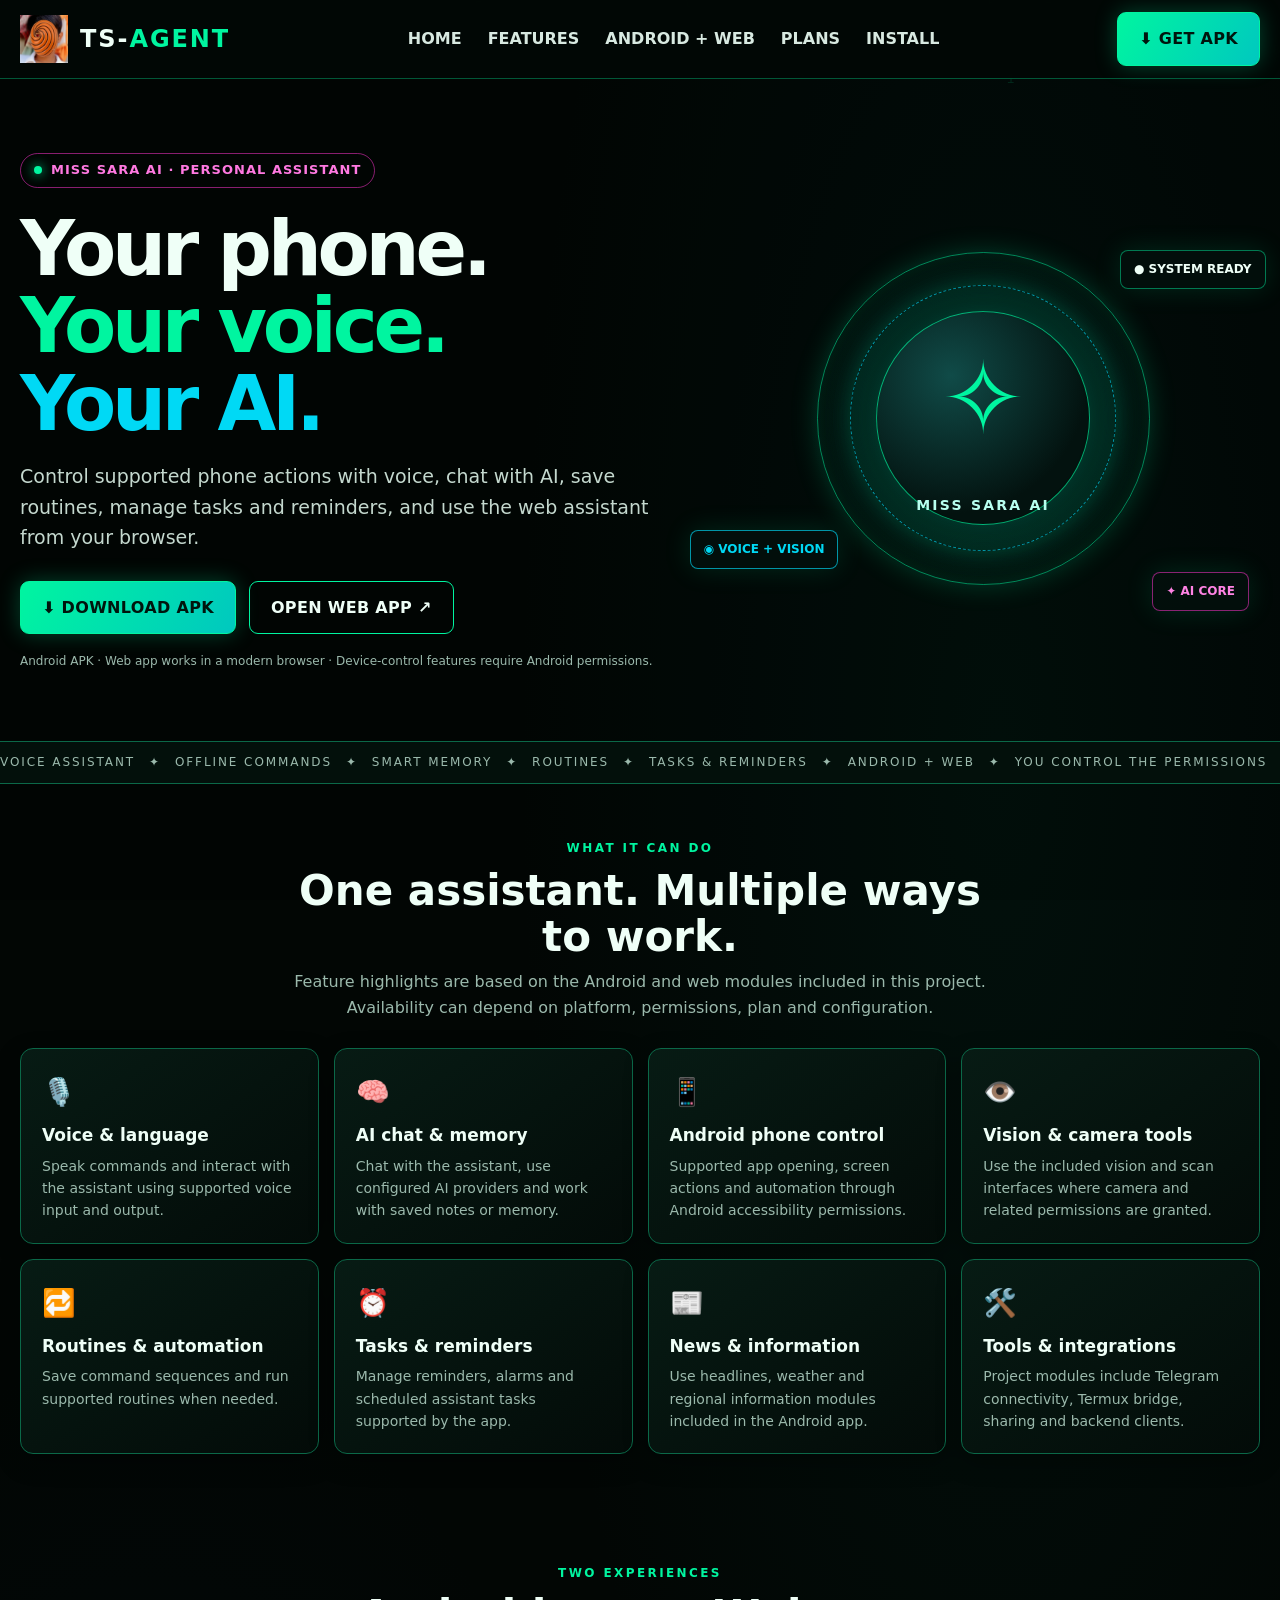
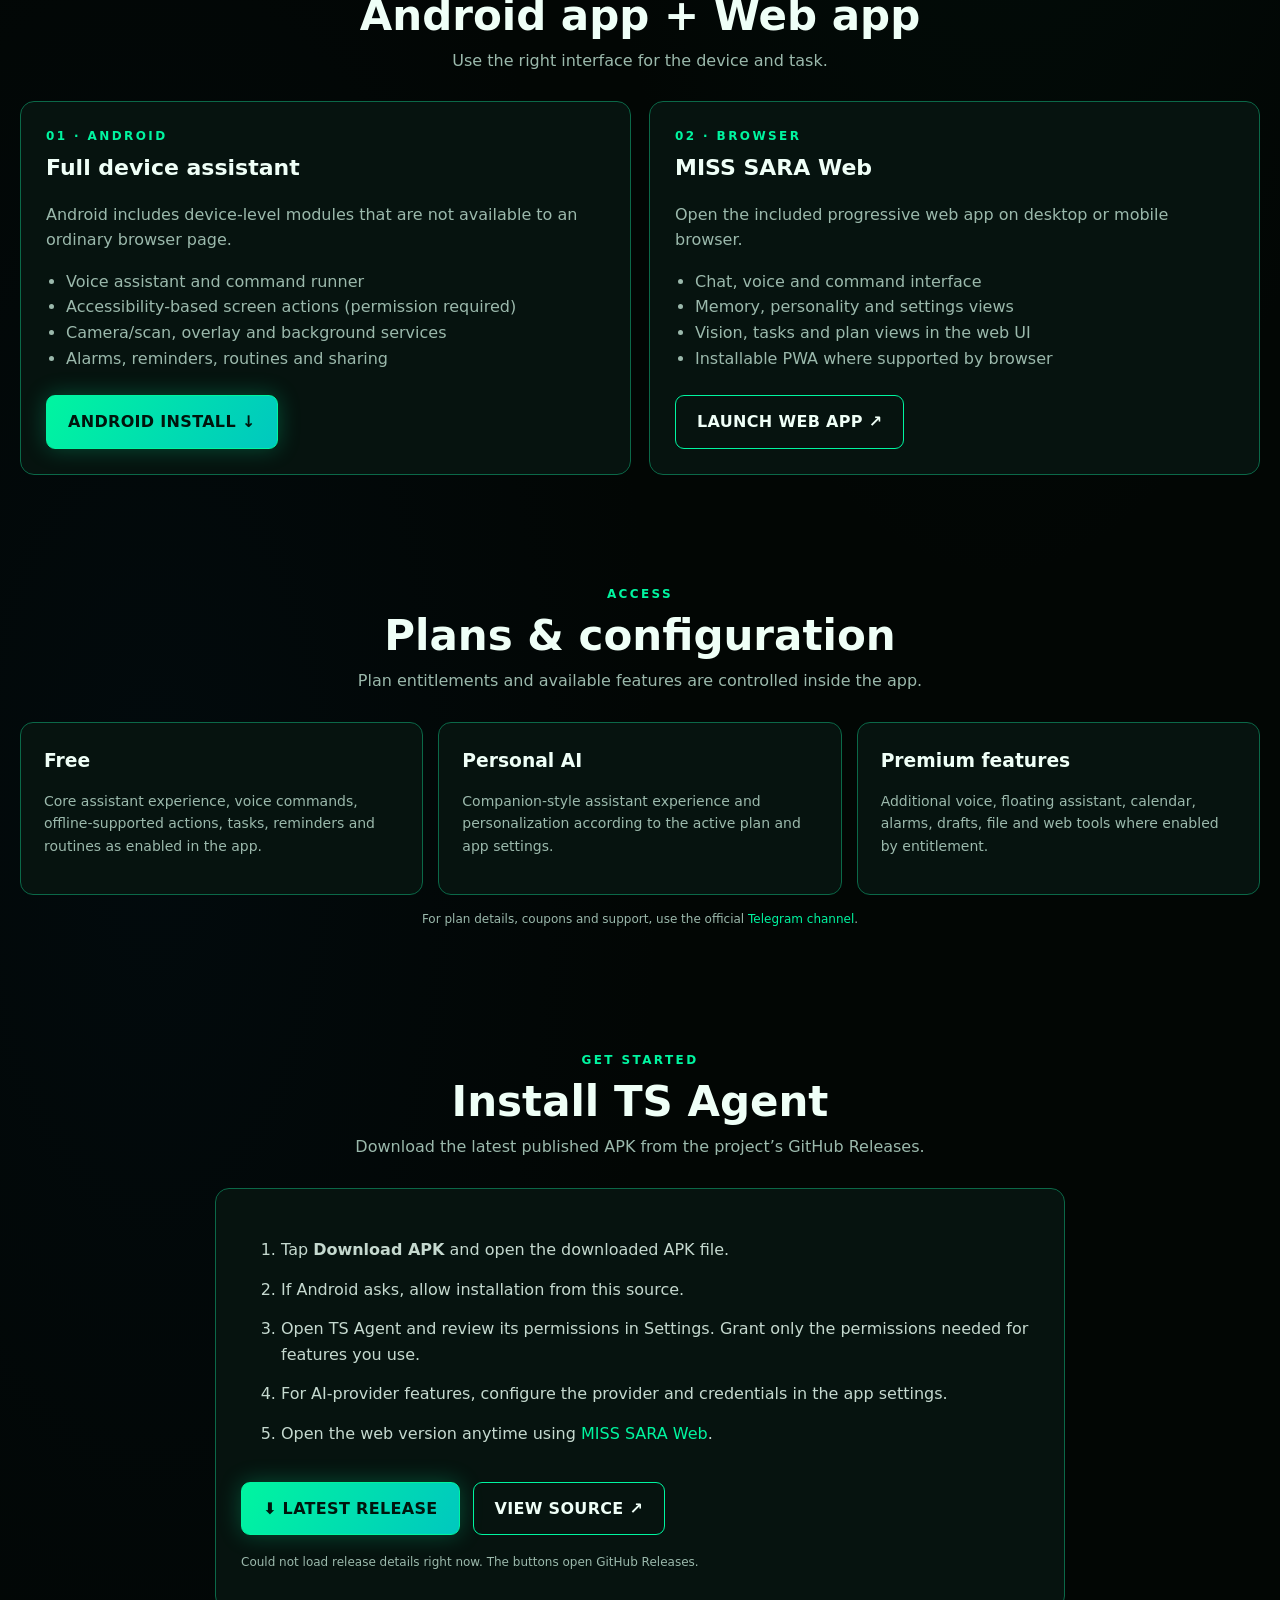
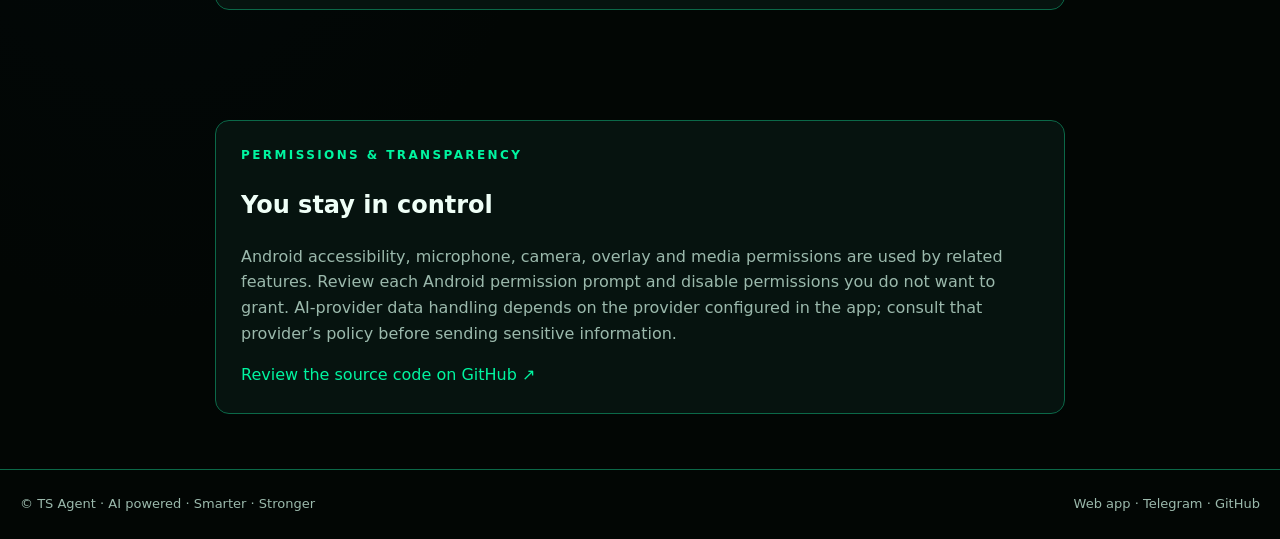
<file: docs/index.html>
<!doctype html>
<html lang="en">
<head>
<meta charset="utf-8"><meta name="viewport" content="width=device-width,initial-scale=1,viewport-fit=cover">
<meta name="theme-color" content="#020604"><meta name="description" content="TS Agent — voice AI assistant for Android and web. Voice commands, routines, memory, tasks and AI tools.">
<link rel="icon" href="logo.png"><title>TS-AGENT — Your phone. Your voice. Your AI.</title>
<style>
:root{--bg:#020604;--panel:#06130f;--line:#0b6848;--green:#00f5a0;--cyan:#00d9f5;--pink:#ff36ce;--gold:#ffd83d;--text:#effff7;--muted:#9bb9ac;--shadow:0 0 28px #00f5a022}*{box-sizing:border-box}html{scroll-behavior:smooth}body{margin:0;background:radial-gradient(ellipse at 78% 20%,#003e302e,transparent 34%),radial-gradient(ellipse at 12% 65%,#001d352e,transparent 32%),var(--bg);color:var(--text);font:16px/1.6 system-ui,-apple-system,Segoe UI,sans-serif;overflow-x:hidden}a{color:inherit;text-decoration:none}button,a{ -webkit-tap-highlight-color:transparent}.shell{width:min(1240px,calc(100% - 40px));margin:auto}.top{position:sticky;top:0;z-index:20;background:#020806eF;backdrop-filter:blur(14px);border-bottom:1px solid #00f5a055}.nav{min-height:78px;display:flex;align-items:center;justify-content:space-between;gap:20px}.brand{display:flex;align-items:center;gap:12px;font-weight:900;letter-spacing:.08em;font-size:24px}.brand img{width:48px;height:48px;object-fit:contain}.brand em{font-style:normal;color:var(--green)}.navlinks{display:flex;gap:26px;align-items:center;color:#d8e9e1;font-weight:650}.navlinks a:hover{color:var(--green)}.btn{display:inline-flex;align-items:center;justify-content:center;gap:10px;padding:13px 21px;border:1px solid var(--green);border-radius:9px;background:linear-gradient(120deg,#00f5a0,#00c8bf);color:#00150d;font-weight:900;letter-spacing:.02em;box-shadow:0 0 22px #00f5a044;transition:.2s}.btn:hover{transform:translateY(-2px);box-shadow:0 0 30px #00f5a077}.btn.outline{background:transparent;color:var(--text);box-shadow:none}.btn.outline:hover{color:var(--green);border-color:var(--cyan)}.hero{display:grid;grid-template-columns:1.08fr .92fr;align-items:center;gap:36px;padding:74px 0 58px;min-height:570px}.eyebrow{display:inline-flex;align-items:center;gap:9px;border:1px solid #ff36ce88;border-radius:99px;padding:6px 13px;color:#ff79e1;font-weight:800;font-size:13px;letter-spacing:.08em}.dot{width:8px;height:8px;border-radius:50%;background:var(--green);box-shadow:0 0 12px var(--green)}h1{font-size:clamp(42px,6.3vw,76px);line-height:1.02;letter-spacing:-.055em;margin:22px 0 18px}h1 .g{color:var(--green)}h1 .c{color:var(--cyan)}.lead{max-width:650px;color:#c4d8ce;font-size:clamp(16px,2vw,19px)}.actions{display:flex;gap:13px;flex-wrap:wrap;margin:28px 0 18px}.smallnote{font-size:12px;color:var(--muted)}.visual{min-height:420px;display:grid;place-items:center;position:relative}.core{width:min(370px,75vw);aspect-ratio:1;border-radius:50%;display:grid;place-items:center;position:relative;background:radial-gradient(circle,#00f5a033 0 18%,#00d9f511 42%,transparent 68%)}.core:before,.core:after{content:"";position:absolute;inset:5%;border:1px solid #00f5a088;border-radius:50%;box-shadow:0 0 28px #00f5a033,inset 0 0 30px #00f5a022;animation:spin 18s linear infinite}.core:after{inset:14%;border-color:#00d9f5aa;border-style:dashed;animation-direction:reverse;animation-duration:28s}.avatar{width:58%;aspect-ratio:1;border-radius:50%;display:grid;place-items:center;text-align:center;border:1px solid #00f5a0aa;background:radial-gradient(circle at 35% 30%,#104b48,#03120f 68%);box-shadow:0 0 55px #00f5a044;color:var(--green);font-size:clamp(60px,9vw,100px)}.avatar span{display:block;font-size:14px;letter-spacing:.16em;font-weight:900;color:#b8fff0}.orbit-label{position:absolute;padding:9px 13px;border:1px solid #00f5a077;border-radius:8px;background:#03100de8;font-size:12px;font-weight:800;box-shadow:var(--shadow)}.l1{top:10%;right:-1%}.l2{bottom:14%;left:-3%;border-color:#00d9f5aa;color:var(--cyan)}.l3{bottom:4%;right:2%;border-color:#ff36ce88;color:#ff83e4}@keyframes spin{to{transform:rotate(360deg)}}.ticker{border-block:1px solid #0b6848;background:#03100b;padding:11px 0;overflow:hidden;color:#9bb9ac;font-size:12px;letter-spacing:.16em;white-space:nowrap}.ticker span{display:inline-block;min-width:100%;animation:marquee 28s linear infinite}@keyframes marquee{to{transform:translateX(-100%)}}section{padding:55px 0}.sectionhead{text-align:center;margin:0 auto 28px;max-width:700px}.kicker{color:var(--green);font-size:12px;font-weight:900;letter-spacing:.2em;text-transform:uppercase}.sectionhead h2{font-size:clamp(28px,4vw,42px);line-height:1.1;margin:9px 0}.sectionhead p{color:var(--muted);margin:0}.grid{display:grid;grid-template-columns:repeat(4,1fr);gap:15px}.feature{border:1px solid #0b6848;background:linear-gradient(145deg,#071b14,#030b08);border-radius:13px;padding:21px;min-height:180px;transition:.22s;box-shadow:0 8px 24px #0005}.feature:hover{transform:translateY(-4px);border-color:var(--green);box-shadow:var(--shadow)}.ico{font-size:27px}.feature h3{margin:9px 0 5px;font-size:17px}.feature p{color:var(--muted);font-size:14px;margin:0}.platforms{display:grid;grid-template-columns:1fr 1fr;gap:18px}.platform{border:1px solid #0b6848;border-radius:14px;padding:25px;background:#06130f}.platform h3{font-size:22px;margin:4px 0}.platform p,.platform li{color:var(--muted)}.platform ul{padding-left:20px}.platform .btn{margin-top:8px}.plans{display:grid;grid-template-columns:repeat(3,1fr);gap:15px}.plan{padding:23px;border:1px solid #0b6848;border-radius:13px;background:#06130f}.plan h3{margin:0 0 8px}.plan p{color:var(--muted);font-size:14px}.install{max-width:850px;margin:auto;border:1px solid #0b6848;border-radius:14px;padding:25px;background:#06130f}.install li{padding:7px 0;color:#c5d9cf}.notice{display:none;margin:15px 0;padding:12px;border:1px solid var(--gold);color:var(--gold);border-radius:8px}.foot{border-top:1px solid #0b6848;padding:24px 0;color:var(--muted);font-size:13px}.footrow{display:flex;justify-content:space-between;gap:14px;flex-wrap:wrap}.fade{opacity:0;transform:translateY(14px);transition:.65s}.fade.in{opacity:1;transform:none}#rain{position:fixed;inset:0;z-index:-1;opacity:.13;pointer-events:none}.menu{display:none;background:none;color:var(--green);border:1px solid #0b6848;border-radius:7px;padding:8px 12px;font-size:20px}@media(max-width:900px){.hero{grid-template-columns:1fr;padding-top:50px}.visual{min-height:340px;grid-row:1}.hero-copy{text-align:center}.hero-copy .actions{justify-content:center}.lead{margin-inline:auto}.grid{grid-template-columns:repeat(2,1fr)}}@media(max-width:650px){.shell{width:min(100% - 28px,1240px)}.nav{min-height:66px}.brand{font-size:19px}.brand img{width:38px;height:38px}.menu{display:block}.navlinks{display:none;position:absolute;top:66px;left:0;right:0;padding:16px 22px;background:#020806;flex-direction:column;align-items:flex-start;border-bottom:1px solid #0b6848}.navlinks.open{display:flex}.nav .btn{display:none}.hero{padding:25px 0 35px;gap:5px}.visual{min-height:290px}.core{width:260px}.l1{right:-2%}.l2{left:-2%}section{padding:38px 0}.grid{grid-template-columns:1fr 1fr;gap:10px}.feature{padding:15px;min-height:170px}.feature p{font-size:13px}.platforms,.plans{grid-template-columns:1fr}.sectionhead{margin-bottom:20px}}@media(max-width:380px){.grid{grid-template-columns:1fr}.actions .btn{width:100%}}@media(prefers-reduced-motion:reduce){*,*:before,*:after{animation:none!important;scroll-behavior:auto!important;transition:none!important}.fade{opacity:1;transform:none}}
</style></head>
<body>
<canvas id="rain" aria-hidden="true"></canvas>
<header class="top"><div class="shell nav"><a class="brand" href="#home"><img src="logo.png" alt="TS Agent logo"><span>TS-<em>AGENT</em></span></a><button class="menu" id="menu" aria-label="Toggle navigation" aria-expanded="false">☰</button><nav class="navlinks" id="navlinks"><a href="#home">HOME</a><a href="#features">FEATURES</a><a href="#platforms">ANDROID + WEB</a><a href="#plans">PLANS</a><a href="#install">INSTALL</a></nav><a class="btn" id="topDownload" href="#install">⬇ GET APK</a></div></header>
<main>
<div class="shell" id="home"><div id="notice" class="notice" role="status"></div>
<section class="hero"><div class="hero-copy"><div class="eyebrow"><i class="dot"></i> MISS SARA AI · PERSONAL ASSISTANT</div><h1>Your phone.<br><span class="g">Your voice.</span><br><span class="c">Your AI.</span></h1><p class="lead">Control supported phone actions with voice, chat with AI, save routines, manage tasks and reminders, and use the web assistant from your browser.</p><div class="actions"><a class="btn" id="dl" href="https://github.com/omozurosami15-source/TS-Ai-agent-/releases/latest">⬇ DOWNLOAD APK</a><a class="btn outline" href="app/">OPEN WEB APP ↗</a></div><p class="smallnote" id="dlmeta">Android APK · Web app works in a modern browser · Device-control features require Android permissions.</p></div>
<div class="visual" aria-label="Miss Sara AI futuristic interface illustration"><div class="core"><div class="avatar">✧<span>MISS SARA AI</span></div></div><div class="orbit-label l1">● SYSTEM READY</div><div class="orbit-label l2">◉ VOICE + VISION</div><div class="orbit-label l3">✦ AI CORE</div></div></section></div>
<div class="ticker"><span>VOICE ASSISTANT　✦　OFFLINE COMMANDS　✦　SMART MEMORY　✦　ROUTINES　✦　TASKS & REMINDERS　✦　ANDROID + WEB　✦　YOU CONTROL THE PERMISSIONS　✦　</span></div>
<section id="features"><div class="shell"><div class="sectionhead"><div class="kicker">What it can do</div><h2>One assistant. Multiple ways to work.</h2><p>Feature highlights are based on the Android and web modules included in this project. Availability can depend on platform, permissions, plan and configuration.</p></div><div class="grid">
<article class="feature"><div class="ico">🎙️</div><h3>Voice & language</h3><p>Speak commands and interact with the assistant using supported voice input and output.</p></article>
<article class="feature"><div class="ico">🧠</div><h3>AI chat & memory</h3><p>Chat with the assistant, use configured AI providers and work with saved notes or memory.</p></article>
<article class="feature"><div class="ico">📱</div><h3>Android phone control</h3><p>Supported app opening, screen actions and automation through Android accessibility permissions.</p></article>
<article class="feature"><div class="ico">👁️</div><h3>Vision & camera tools</h3><p>Use the included vision and scan interfaces where camera and related permissions are granted.</p></article>
<article class="feature"><div class="ico">🔁</div><h3>Routines & automation</h3><p>Save command sequences and run supported routines when needed.</p></article>
<article class="feature"><div class="ico">⏰</div><h3>Tasks & reminders</h3><p>Manage reminders, alarms and scheduled assistant tasks supported by the app.</p></article>
<article class="feature"><div class="ico">📰</div><h3>News & information</h3><p>Use headlines, weather and regional information modules included in the Android app.</p></article>
<article class="feature"><div class="ico">🛠️</div><h3>Tools & integrations</h3><p>Project modules include Telegram connectivity, Termux bridge, sharing and backend clients.</p></article>
</div></div></section>
<section id="platforms"><div class="shell"><div class="sectionhead"><div class="kicker">Two experiences</div><h2>Android app + Web app</h2><p>Use the right interface for the device and task.</p></div><div class="platforms"><article class="platform"><div class="kicker">01 · Android</div><h3>Full device assistant</h3><p>Android includes device-level modules that are not available to an ordinary browser page.</p><ul><li>Voice assistant and command runner</li><li>Accessibility-based screen actions (permission required)</li><li>Camera/scan, overlay and background services</li><li>Alarms, reminders, routines and sharing</li></ul><a class="btn" href="#install">ANDROID INSTALL ↓</a></article><article class="platform"><div class="kicker">02 · Browser</div><h3>MISS SARA Web</h3><p>Open the included progressive web app on desktop or mobile browser.</p><ul><li>Chat, voice and command interface</li><li>Memory, personality and settings views</li><li>Vision, tasks and plan views in the web UI</li><li>Installable PWA where supported by browser</li></ul><a class="btn outline" href="app/">LAUNCH WEB APP ↗</a></article></div></div></section>
<section id="plans"><div class="shell"><div class="sectionhead"><div class="kicker">Access</div><h2>Plans & configuration</h2><p>Plan entitlements and available features are controlled inside the app.</p></div><div class="plans"><article class="plan"><h3>Free</h3><p>Core assistant experience, voice commands, offline-supported actions, tasks, reminders and routines as enabled in the app.</p></article><article class="plan"><h3>Personal AI</h3><p>Companion-style assistant experience and personalization according to the active plan and app settings.</p></article><article class="plan"><h3>Premium features</h3><p>Additional voice, floating assistant, calendar, alarms, drafts, file and web tools where enabled by entitlement.</p></article></div><p class="smallnote" style="text-align:center;margin-top:15px">For plan details, coupons and support, use the official <a href="https://t.me/ts_official_top" target="_blank" rel="noopener" style="color:var(--green)">Telegram channel</a>.</p></div></section>
<section id="install"><div class="shell"><div class="sectionhead"><div class="kicker">Get started</div><h2>Install TS Agent</h2><p>Download the latest published APK from the project’s GitHub Releases.</p></div><div class="install"><ol><li>Tap <b>Download APK</b> and open the downloaded APK file.</li><li>If Android asks, allow installation from this source.</li><li>Open TS Agent and review its permissions in Settings. Grant only the permissions needed for features you use.</li><li>For AI-provider features, configure the provider and credentials in the app settings.</li><li>Open the web version anytime using <a href="app/" style="color:var(--green)">MISS SARA Web</a>.</li></ol><div class="actions"><a class="btn" id="installDownload" href="https://github.com/omozurosami15-source/TS-Ai-agent-/releases/latest">⬇ LATEST RELEASE</a><a class="btn outline" href="https://github.com/omozurosami15-source/TS-Ai-agent-" target="_blank" rel="noopener">VIEW SOURCE ↗</a></div><p class="smallnote" id="releaseStatus">Release information is loaded from GitHub when available.</p></div></div></section>
<section><div class="shell"><div class="install"><div class="kicker">Permissions & transparency</div><h2 style="font-size:24px">You stay in control</h2><p style="color:var(--muted)">Android accessibility, microphone, camera, overlay and media permissions are used by related features. Review each Android permission prompt and disable permissions you do not want to grant. AI-provider data handling depends on the provider configured in the app; consult that provider’s policy before sending sensitive information.</p><a href="https://github.com/omozurosami15-source/TS-Ai-agent-" target="_blank" rel="noopener" style="color:var(--green)">Review the source code on GitHub ↗</a></div></div></section>
</main>
<footer class="foot"><div class="shell footrow"><span>© TS Agent · AI powered · Smarter · Stronger</span><span><a href="app/">Web app</a> · <a href="https://t.me/ts_official_top" target="_blank" rel="noopener">Telegram</a> · <a href="https://github.com/omozurosami15-source/TS-Ai-agent-" target="_blank" rel="noopener">GitHub</a></span></div></footer>
<script>
'use strict';
const REPO='omozurosami15-source/TS-Ai-agent-';
const repoUrl='https://github.com/'+REPO;
const menu=document.getElementById('menu'),nav=document.getElementById('navlinks');
menu.addEventListener('click',()=>{const open=nav.classList.toggle('open');menu.setAttribute('aria-expanded',String(open));});
nav.querySelectorAll('a').forEach(a=>a.addEventListener('click',()=>{nav.classList.remove('open');menu.setAttribute('aria-expanded','false')}));
// Subtle decorative rain; no external libraries or network calls.
(()=>{const c=document.getElementById('rain'),ctx=c.getContext('2d');let w=0,h=0,drops=[];const chars='01{}<>/+=*ABCDEF';function resize(){const scale=Math.min(devicePixelRatio||1,1.5);w=innerWidth;h=innerHeight;c.width=w*scale;c.height=h*scale;c.style.width=w+'px';c.style.height=h+'px';ctx.setTransform(scale,0,0,scale,0,0);drops=Array.from({length:Math.ceil(w/19)},()=>Math.random()*-30)}addEventListener('resize',resize);resize();if(!matchMedia('(prefers-reduced-motion: reduce)').matches){setInterval(()=>{ctx.fillStyle='rgba(2,6,4,.16)';ctx.fillRect(0,0,w,h);ctx.font='12px monospace';ctx.fillStyle='#00f5a0';drops.forEach((y,i)=>{ctx.fillText(chars[Math.random()*chars.length|0],i*19,y*15);drops[i]=y*15>h&&Math.random()>.97?0:y+.65})},75)}})();
// Latest release lookup: fallback stays on the GitHub releases page if API is unavailable.
(async()=>{const fallback=repoUrl+'/releases/latest';const links=['dl','topDownload','installDownload'].map(id=>document.getElementById(id));links.forEach(a=>a.href=fallback);try{const r=await fetch('https://api.github.com/repos/'+REPO+'/releases/latest',{headers:{Accept:'application/vnd.github+json'}});if(!r.ok)throw Error('release unavailable');const release=await r.json();const apk=(release.assets||[]).find(x=>/\.apk$/i.test(x.name));if(apk){document.getElementById('dl').href=apk.browser_download_url;document.getElementById('topDownload').href=apk.browser_download_url;document.getElementById('installDownload').href=apk.browser_download_url;document.getElementById('dl').textContent='⬇ DOWNLOAD '+release.tag_name;document.getElementById('releaseStatus').textContent=apk.name+' · '+(apk.size/1048576).toFixed(1)+' MB · '+release.tag_name;document.getElementById('dlmeta').textContent='Latest APK · '+(apk.size/1048576).toFixed(1)+' MB · '+release.tag_name}else{document.getElementById('releaseStatus').textContent='No APK asset found in the latest release yet. Open GitHub Releases to check.'}}catch(e){document.getElementById('releaseStatus').textContent='Could not load release details right now. The buttons open GitHub Releases.'}})();
fetch('notice.json').then(r=>r.ok?r.json():null).then(j=>{if(j&&j.notice){const n=document.getElementById('notice');n.textContent=j.notice;n.style.display='block'}}).catch(()=>{});
if('IntersectionObserver'in window){const io=new IntersectionObserver(es=>es.forEach(e=>{if(e.isIntersecting){e.target.classList.add('in');io.unobserve(e.target)}}),{threshold:.12});document.querySelectorAll('.feature,.platform,.plan,.install').forEach(el=>{el.classList.add('fade');io.observe(el)})}
</script></body></html>
</file>
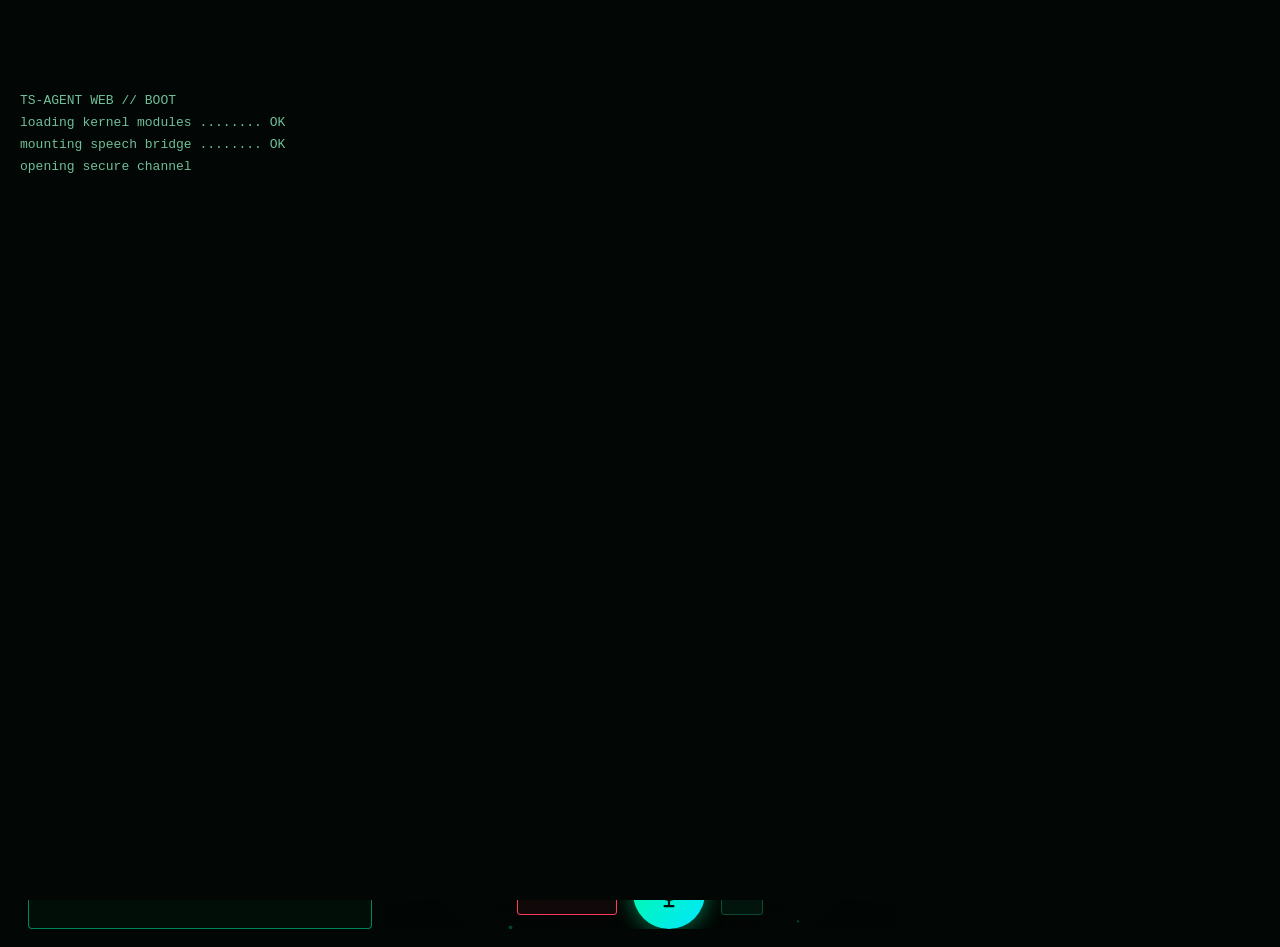
<file: docs/app/index.html>
<!doctype html><html lang="en"><head><meta charset="utf-8"><meta name="viewport" content="width=device-width,initial-scale=1,viewport-fit=cover"><meta name="theme-color" content="#020604">
<link rel="manifest" href="manifest.webmanifest"><link rel="icon" href="icon-192.png"><link rel="apple-touch-icon" href="icon-192.png"><title>MISS SARA AI</title><link rel="stylesheet" href="app.css"></head>
<body>
<canvas id="rain"></canvas>
<div id="app">
  <header><div style="display:flex;align-items:center;gap:10px"><img src="icon-192.png" width="34" height="34" alt="" style="border-radius:50%;border:1px solid #00ff9c"><div class="glitch" data-t="MISS SARA">MISS SARA</div></div><div style="display:flex;align-items:center;gap:8px;flex-wrap:wrap;justify-content:flex-end"><div id="planBadge" class="plan-badge">● FREE · MATRIX HOME</div><div id="status" class="chip">● READY</div></div></header>
  <div id="sys"></div>
  <nav id="premiumNav" aria-label="MISS SARA modules">
    <button class="navbtn active" data-view="home" title="Main dashboard">HOME</button>
    <button class="navbtn" data-view="chat" title="Talk with MISS SARA">CHAT</button>
    <button class="navbtn" data-view="memory" title="Saved memories and notes">MEMORY</button>
    <button class="navbtn" data-view="soul" title="Assistant personality">SOUL</button>
    <button class="navbtn" data-view="voice" title="Speak and listen">VOICE</button>
    <button class="navbtn" data-view="vision" title="Camera and image understanding">VISION</button>
    <button class="navbtn" data-view="tasks" title="Your tasks and reminders">TASKS</button>
    <button class="navbtn" data-view="control" title="Settings and controls">CONTROL</button>
    <button class="navbtn plan-nav" data-view="plans" title="Browse all 17 plans">17 PLANS</button>
  </nav>
  <main id="homeMain">
    <section id="left"><div id="transcript" class="card"></div>
      <div id="chatrow" class="hide"><input id="chat" placeholder="$ type a command..." autocomplete="off"><button id="send" class="btn sm">EXEC</button></div></section>
    <section id="center"><canvas id="stage"></canvas>
      <div id="controls"><button id="abort" class="btn red sm">[ ABORT ]</button>
        <button id="mic" aria-label="Microphone"><svg viewBox="0 0 100 100" width="44" height="44"><rect x="41" y="22" width="18" height="34" rx="9" fill="#021008"/><path d="M30 46a20 20 0 0 0 40 0M50 66v14M40 80h20" stroke="#021008" stroke-width="5" fill="none" stroke-linecap="round"/></svg></button>
        <button id="lang" class="btn ghost sm" title="Switch voice language">EN</button></div></section>
    <aside id="right"><div id="radar" class="card"><div class="mut" style="font-size:12px">SIGNAL SCAN</div><canvas id="radarc" width="220" height="150" style="width:100%;height:auto"></canvas></div><div id="news" class="card"></div><div id="tasks" class="card"></div></aside>
  </main>
  <section id="premiumView" class="premium-view hide" aria-live="polite"></section>
</div>
<div class="scan"></div><div id="boot"></div><div id="modal" class="hide"></div>
<script src="app.js"></script></body></html>
</file>
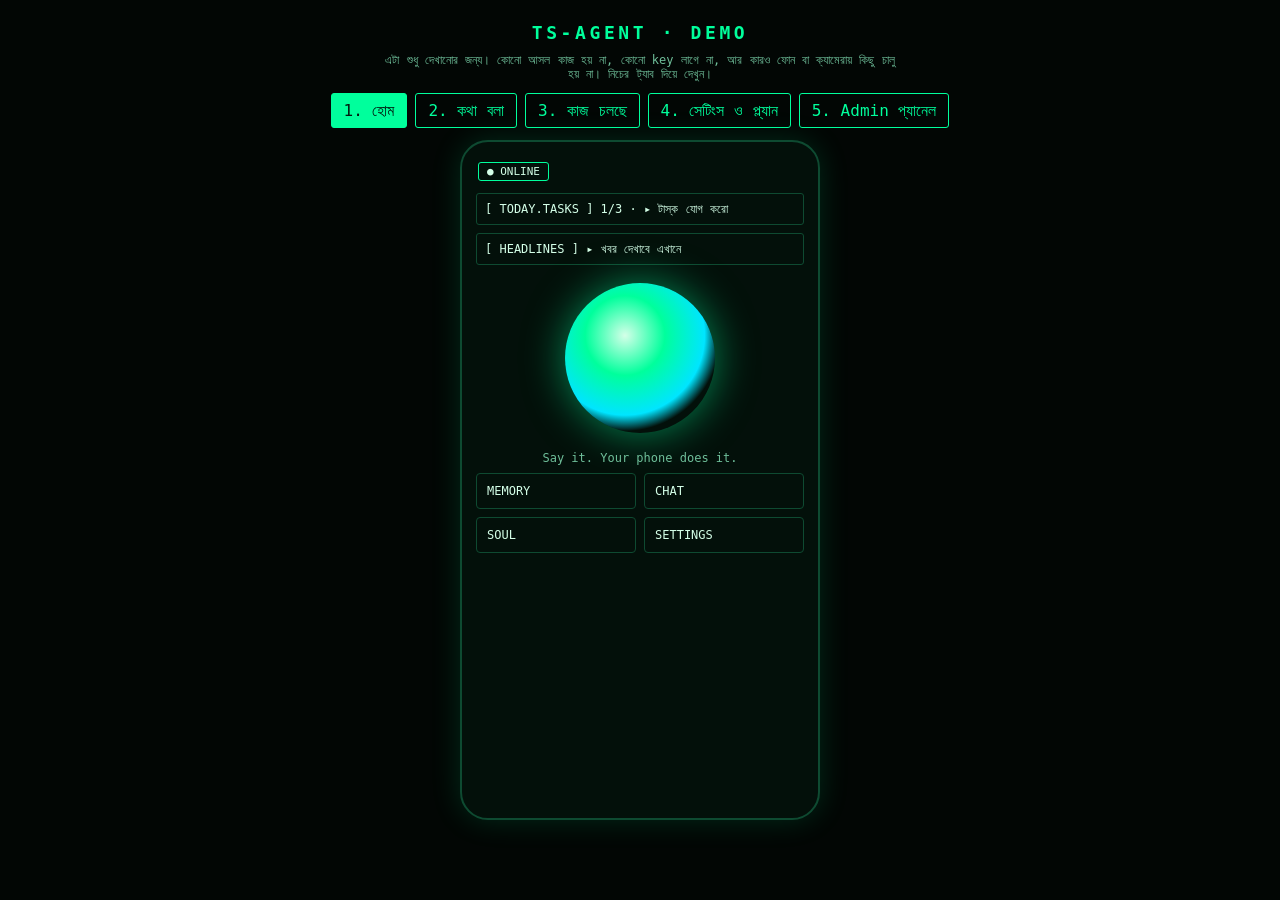
<file: docs/demo.html>
<!doctype html><html lang="en"><head><meta charset="utf-8"><meta name="viewport" content="width=device-width,initial-scale=1">
<title>TS Agent - demo</title>
<style>
:root{--cy:#00ff9c;--vi:#00e5ff;--pk:#ff2bd6;--mut:#6fbf9a;--tx:#d4ffe8;--bg:#020604;--line:#0e4a31}
*{box-sizing:border-box}body{margin:0;background:var(--bg);color:var(--tx);font-family:ui-monospace,Menlo,Consolas,monospace;min-height:100vh;display:flex;flex-direction:column;align-items:center;padding:16px}
h1{font-size:18px;letter-spacing:.2em;color:var(--cy);margin:6px 0}
.note{font-size:12px;color:var(--mut);text-align:center;max-width:520px;margin:4px 0 12px}
.tabs{display:flex;gap:8px;flex-wrap:wrap;justify-content:center;margin-bottom:12px}
.tabs button{background:transparent;color:var(--cy);border:1px solid var(--cy);padding:7px 12px;font:inherit;cursor:pointer;border-radius:3px}
.tabs button.on{background:var(--cy);color:#001a0e}
.phone{width:min(360px,94vw);height:680px;border:2px solid var(--line);border-radius:28px;background:#03100a;position:relative;overflow:hidden;box-shadow:0 0 30px rgba(0,255,156,.15)}
.screen{position:absolute;inset:0;padding:18px 14px;opacity:0;transition:opacity .5s;pointer-events:none}
.screen.on{opacity:1;pointer-events:auto}
.wide{width:min(900px,96vw);min-height:520px;border:1px solid var(--line);border-radius:10px;background:#03100a;padding:16px;margin-bottom:24px}
.orb{width:150px;height:150px;margin:18px auto;border-radius:50%;background:radial-gradient(circle at 40% 35%,#d4ffe8,#00ff9c 30%,#00e5ff 60%,rgba(0,229,255,0) 72%);animation:pulse 2.4s ease-in-out infinite;box-shadow:0 0 40px rgba(0,255,156,.5)}
@keyframes pulse{50%{transform:scale(1.06);box-shadow:0 0 60px rgba(0,255,156,.8)}}
.bar{border:1px solid var(--line);padding:8px;margin:8px 0;font-size:12px;border-radius:3px}
.you{color:var(--cy)}.ag{color:var(--vi)}
.mic{width:64px;height:64px;border-radius:50%;margin:10px auto;background:linear-gradient(135deg,#00ff9c,#00e5ff);display:grid;place-items:center;color:#021008;font-weight:700;box-shadow:0 0 22px rgba(0,255,156,.5)}
.chip{display:inline-block;border:1px solid var(--cy);padding:2px 8px;font-size:11px;border-radius:3px;margin:2px}
.grid{display:grid;grid-template-columns:repeat(auto-fit,minmax(150px,1fr));gap:8px;margin-top:8px}
.tile{border:1px solid var(--line);padding:10px;font-size:12px;border-radius:4px}
table{width:100%;border-collapse:collapse;font-size:12px}th,td{border-bottom:1px solid var(--line);padding:6px;text-align:left}th{color:var(--cy);font-weight:400}
.ok{color:var(--cy)}.bad{color:#ff3b5c}.btn{display:inline-block;border:1px solid var(--cy);color:var(--cy);padding:3px 8px;font-size:11px;border-radius:3px}
.ctrl{margin-top:10px;display:flex;gap:8px;justify-content:center}
.ctrl button{border:1px solid var(--cy);background:transparent;color:var(--cy);padding:6px 12px;font:inherit;cursor:pointer;border-radius:3px}
</style></head><body>
<h1>TS-AGENT · DEMO</h1>
<p class="note">এটা শুধু দেখানোর জন্য। কোনো আসল কাজ হয় না, কোনো key লাগে না, আর কারও ফোন বা ক্যামেরায় কিছু চালু হয় না। নিচের ট্যাব দিয়ে দেখুন।</p>
<div class="tabs">
 <button data-t="0" class="on">1. হোম</button>
 <button data-t="1">2. কথা বলা</button>
 <button data-t="2">3. কাজ চলছে</button>
 <button data-t="3">4. সেটিংস ও প্ল্যান</button>
 <button data-t="4">5. Admin প্যানেল</button>
</div>

<div class="phone" id="phone">
 <!-- 1 home -->
 <div class="screen on" data-s="0">
  <div class="chip">● ONLINE</div>
  <div class="bar" style="margin-top:10px">[ TODAY.TASKS ] 1/3 · ▸ টাস্ক যোগ করো</div>
  <div class="bar">[ HEADLINES ] ▸ খবর দেখাবে এখানে</div>
  <div class="orb"></div>
  <div style="text-align:center;font-size:12px;color:var(--mut)">Say it. Your phone does it.</div>
  <div class="grid"><div class="tile">MEMORY</div><div class="tile">CHAT</div><div class="tile">SOUL</div><div class="tile">SETTINGS</div></div>
 </div>
 <!-- 2 talk -->
 <div class="screen" data-s="1">
  <div class="bar"><div class="you">root@ts:~$ open youtube</div><div class="ag">[ts] YouTube খুলছি।</div><div class="you">root@ts:~$ আজকের খবর</div><div class="ag">[ts] ১. ... ২. ... ৩. ...</div></div>
  <div class="orb" style="width:110px;height:110px"></div>
  <div class="mic">🎤</div>
  <div style="text-align:center;font-size:12px;color:var(--mut)">মাইক চাপলে শুনবে। নিজে থেকে কথা শুরু করে না।</div>
 </div>
 <!-- 3 working -->
 <div class="screen" data-s="2">
  <div class="chip">TS&gt; অ্যাপ খুলছি: YouTube</div>
  <div style="margin:18px 0;border:1px dashed var(--cy);height:330px;border-radius:14px;position:relative">
    <div style="position:absolute;left:50%;top:40%;width:44px;height:44px;margin:-22px;border:2px solid var(--cy);border-radius:50%;animation:pulse 1.4s infinite"></div>
    <div style="position:absolute;left:0;right:0;top:18%;height:2px;background:var(--cy);box-shadow:0 0 12px var(--cy)"></div>
    <div style="padding:14px;font-size:12px;color:var(--mut)">(অন্য অ্যাপের স্ক্রিন এখানে থাকবে, ডেমোতে শুধু ছবি)</div>
  </div>
  <div class="ctrl"><button>■ ABORT</button></div>
  <div style="font-size:11px;color:var(--mut);text-align:center;margin-top:8px">কাজ চলার সময় সবুজ ফ্রেম আর ABORT বাটন দেখা যায়।</div>
 </div>
 <!-- 4 settings & plans -->
 <div class="screen" data-s="3">
  <div class="bar">PLAN: FREE · কয়েন আজ 20/20</div>
  <div class="bar">AI PROVIDER: CLOUD / tier 1</div>
  <div class="bar">ElevenLabs voice · Reminders ON · Plan 2</div>
  <div class="bar">Coupon code ▸ REDEEM</div>
  <div class="bar" style="font-size:11px;color:var(--mut)">প্ল্যান: Free · Starter · Plus · Pro · Max (কয়েন বেশি, উচ্চ tier)</div>
 </div>
 <!-- 5 admin -->
 <div class="screen" data-s="4">
  <div class="bar">ADMIN · AI &amp; coins</div>
  <table><tr><th>Provider</th><th>Status</th></tr>
  <tr><td>OpenRouter</td><td class="ok">OK</td></tr>
  <tr><td>OpenAI</td><td class="bad">2 fails · quota</td></tr>
  <tr><td>ElevenLabs</td><td class="ok">OK</td></tr></table>
  <div class="bar" style="margin-top:10px">Telegram alert: "OpenAI: HTTP 429, quota"</div>
 </div>
</div>

<div class="wide" style="margin-top:20px;display:none" id="admin-wide"></div>
<script>
const btns=[...document.querySelectorAll('.tabs button')], screens=[...document.querySelectorAll('.screen')];
function show(i){btns.forEach(b=>b.classList.toggle('on',+b.dataset.t===i));screens.forEach(s=>s.classList.toggle('on',+s.dataset.s===i));}
btns.forEach(b=>b.onclick=()=>show(+b.dataset.t));
let i=0;setInterval(()=>{i=(i+1)%5;show(i)},4000);
btns.forEach(b=>b.addEventListener('click',()=>{i=+b.dataset.t}));
</script>
</body></html>
</file>
<file: docs/app/app.css>
:root{--line:#0e4a31;--tx:#d4ffe8;--mut:#6fbf9a;--cy:#00ff9c;--pk:#ff2bd6;--vi:#00e5ff;--rd:#ff3b5c}
*{box-sizing:border-box}html,body{margin:0;height:100%}
body{font-family:ui-monospace,SFMono-Regular,Menlo,Consolas,monospace;color:var(--tx);background:#020604;overflow-x:hidden}
body:before{content:"";position:fixed;inset:0;pointer-events:none;z-index:40;background:radial-gradient(ellipse at center,transparent 55%,rgba(0,0,0,.75))}
#rain{position:fixed;inset:0;z-index:-1;opacity:.22}
.scan{position:fixed;inset:0;pointer-events:none;z-index:50;background:repeating-linear-gradient(0deg,rgba(0,0,0,.2) 0 1px,transparent 1px 3px)}
.scan:after{content:"";position:absolute;left:0;right:0;height:150px;background:linear-gradient(transparent,rgba(0,255,156,.08),transparent);animation:sweep 6s linear infinite}
@keyframes sweep{from{top:-150px}to{top:100%}}
a{color:var(--vi)}.hide{display:none!important}
#app{display:flex;flex-direction:column;min-height:100%;padding:14px;padding-top:max(14px,env(safe-area-inset-top))}
header{display:flex;justify-content:space-between;align-items:center}
.glitch{position:relative;display:inline-block;font-weight:700;font-size:20px;letter-spacing:.18em;color:var(--cy);text-shadow:0 0 10px rgba(0,255,156,.6)}
.glitch:before,.glitch:after{content:attr(data-t);position:absolute;left:0;top:0;width:100%;overflow:hidden;text-shadow:none}
.glitch:before{color:var(--pk);animation:g1 3s infinite steps(1)}.glitch:after{color:var(--vi);animation:g2 3s infinite steps(1)}
@keyframes g1{0%,90%,100%{clip-path:inset(0 0 100% 0);transform:none}91%{clip-path:inset(15% 0 60% 0);transform:translate(-4px,0)}94%{clip-path:inset(65% 0 8% 0);transform:translate(3px,0)}}
@keyframes g2{0%,91%,100%{clip-path:inset(100% 0 0 0);transform:none}92%{clip-path:inset(55% 0 20% 0);transform:translate(4px,0)}95%{clip-path:inset(10% 0 70% 0);transform:translate(-3px,0)}}
.chip{border:1px solid var(--mut);padding:3px 10px;font-size:11px;border-radius:4px;color:var(--cy)}
#sys{font-size:9.5px;color:var(--mut);margin:2px 0 8px;white-space:nowrap;overflow:hidden;text-overflow:ellipsis}
main{display:grid;gap:10px;flex:1;grid-template-columns:1fr;grid-template-rows:auto minmax(330px,46vh) auto}
.card{background:rgba(2,16,10,.82);border:1px solid var(--line);border-radius:4px;padding:10px 12px;position:relative;font-size:12.5px;white-space:pre-wrap}
#transcript{height:130px;overflow-y:auto;border-color:rgba(0,255,156,.5)}
.line{margin:1px 0;word-break:break-word}.you{color:var(--cy)}.ag{color:var(--vi)}
.cursor:after{content:"\2588";animation:blink 1s steps(1) infinite}@keyframes blink{50%{opacity:0}}
#center{position:relative;min-height:0}#stage{width:100%;height:100%;display:block}
#controls{position:absolute;left:0;right:0;bottom:0;display:flex;justify-content:center;align-items:center;gap:16px}
#mic{width:72px;height:72px;border-radius:50%;border:0;cursor:pointer;background:linear-gradient(135deg,#00ff9c,#00e5ff);display:grid;place-items:center;box-shadow:0 0 22px rgba(0,255,156,.5)}
#mic.on{animation:pulse 1s infinite}@keyframes pulse{0%{box-shadow:0 0 0 0 rgba(0,229,255,.7)}100%{box-shadow:0 0 0 26px rgba(0,229,255,0)}}
#right{display:grid;gap:10px;grid-template-columns:1.15fr 1fr}
#right .card{cursor:pointer;font-size:11px;min-height:96px}#news div{margin:2px 0}
.btn{display:inline-block;min-height:44px;padding:8px 14px;border-radius:3px;border:1px solid var(--cy);background:rgba(0,255,156,.06);color:var(--cy);font:inherit;font-weight:700;cursor:pointer;letter-spacing:.06em;text-transform:uppercase}
.btn:hover{background:var(--cy);color:#001a0e}.btn.sm{padding:6px 12px;font-size:12.5px}.btn.ghost{border-color:var(--line);color:var(--tx)}.btn.red{border-color:var(--rd);color:var(--rd);background:rgba(255,59,92,.06)}.btn.red:hover{background:var(--rd);color:#fff}.btn.block{display:block;width:100%;margin:6px 0;text-align:left;text-transform:none}
#chatrow{display:flex;gap:8px;margin-top:8px}
input,textarea{width:100%;padding:9px 11px;border-radius:3px;border:1px solid var(--line);background:#02100a;color:var(--cy);font:inherit;outline:0}
input:focus,textarea:focus{border-color:var(--cy)}label{display:block;margin:10px 0 3px;color:var(--mut);font-size:12px}h3,h4{margin:.3em 0}h4{color:var(--cy);margin-top:16px}
#modal{position:fixed;inset:0;z-index:70;background:rgba(0,0,0,.72);display:grid;place-items:center;padding:14px}
#modal .box{width:min(560px,100%);max-height:88vh;overflow-y:auto;background:#031510}.mbody{margin:8px 0}.row{display:flex;gap:8px;flex-wrap:wrap}
#boot{position:fixed;inset:0;z-index:90;background:#020604;padding:90px 20px;cursor:pointer;transition:opacity .6s}#boot.fade{opacity:0}#boot pre{margin:0;color:var(--mut);font:13px/1.7 ui-monospace,monospace}
@media (min-width:900px){#app{padding:18px 28px}main{grid-template-columns:minmax(300px,1fr) minmax(420px,1.5fr) minmax(280px,1fr);grid-template-rows:minmax(0,calc(100vh - 110px));align-items:stretch}
#left{display:flex;flex-direction:column}#transcript{flex:1;height:auto}#right{grid-template-columns:1fr;align-content:start}#right .card{min-height:140px;font-size:12px}}
@media (prefers-reduced-motion:reduce){.scan:after,.glitch:before,.glitch:after,.cursor:after,#mic.on{animation:none}}

/* ===== Polish layer: smoother motion, depth and feedback (JS unchanged) ===== */
:root{--glow:0 0 18px rgba(0,255,156,.22);--ease:cubic-bezier(.2,.8,.2,1)}
.card{transition:border-color .35s var(--ease),box-shadow .35s var(--ease),transform .35s var(--ease);box-shadow:inset 0 1px 0 rgba(0,255,156,.06)}
#right .card:hover{border-color:var(--cy);box-shadow:var(--glow);transform:translateY(-2px)}
.card:focus-within{border-color:var(--cy)}
.btn{transition:background .25s var(--ease),color .25s var(--ease),box-shadow .25s var(--ease),transform .15s var(--ease);position:relative;overflow:hidden}
.btn:hover{box-shadow:0 0 16px rgba(0,255,156,.35)}
.btn:active{transform:scale(.97)}
.btn:focus-visible,#mic:focus-visible,input:focus-visible,textarea:focus-visible{outline:2px solid var(--cy);outline-offset:2px}
.btn:after{content:"";position:absolute;top:0;left:-75%;width:50%;height:100%;background:linear-gradient(120deg,transparent,rgba(255,255,255,.18),transparent);transform:skewX(-20deg);pointer-events:none}
.btn:hover:after{animation:shine .7s var(--ease)}
@keyframes shine{from{left:-75%}to{left:125%}}
#mic{transition:transform .2s var(--ease),box-shadow .3s var(--ease)}
#mic:hover{transform:scale(1.06)}#mic:active{transform:scale(.94)}
#mic.on{box-shadow:0 0 30px rgba(0,229,255,.7)}
@keyframes rise{from{opacity:0;transform:translateY(10px)}to{opacity:1;transform:none}}
#app>header{animation:rise .6s var(--ease) both}
main>*{animation:rise .7s var(--ease) both}
main>*:nth-child(2){animation-delay:.08s}main>*:nth-child(3){animation-delay:.16s}
.line{animation:rise .35s var(--ease) both}
#transcript{scroll-behavior:smooth;scrollbar-width:thin;scrollbar-color:var(--line) transparent}
#transcript::-webkit-scrollbar{width:6px}#transcript::-webkit-scrollbar-thumb{background:var(--line);border-radius:3px}
.chip{transition:background .25s var(--ease),color .25s var(--ease);letter-spacing:.04em}
.chip:hover{background:var(--cy);color:#001a0e}
.glitch{transition:text-shadow .3s var(--ease)}
.glitch:hover{text-shadow:0 0 18px rgba(0,255,156,.9)}
label{letter-spacing:.03em}
input,textarea{transition:border-color .25s var(--ease),box-shadow .25s var(--ease)}
input:focus,textarea:focus{box-shadow:0 0 0 3px rgba(0,255,156,.15)}
#modal{animation:fadeIn .25s var(--ease) both}
#modal .box{animation:rise .35s var(--ease) both;border:1px solid var(--line);box-shadow:0 20px 60px rgba(0,0,0,.6),var(--glow)}
@keyframes fadeIn{from{opacity:0}to{opacity:1}}
#sys{letter-spacing:.02em}
::selection{background:rgba(0,255,156,.3);color:#fff}
@media (max-width:899px){.btn,.chip{-webkit-tap-highlight-color:transparent}#right .card:hover{transform:none}}
@media (prefers-reduced-motion:reduce){*,*:before,*:after{animation-duration:.01ms!important;animation-iteration-count:1!important;transition-duration:.01ms!important;scroll-behavior:auto!important}}

/* ===== MISS SARA premium multi-page layer ===== */
:root{--gold:#e8c77b;--glass:rgba(5,20,16,.78);--softline:rgba(115,255,207,.18)}
#premiumNav{display:flex;gap:7px;overflow-x:auto;padding:10px 1px 12px;scrollbar-width:thin;scrollbar-color:var(--line) transparent;position:relative;z-index:2}
.navbtn{flex:0 0 auto;min-height:38px;padding:8px 13px;border:1px solid var(--softline);border-radius:9px;background:linear-gradient(145deg,rgba(13,39,31,.9),rgba(3,12,9,.9));color:#a9d8c5;font:700 10px/1 ui-monospace,monospace;letter-spacing:.1em;cursor:pointer;transition:.25s}
.navbtn:hover,.navbtn.active{color:#001b12;background:linear-gradient(135deg,#00e6a0,#55f5c8);border-color:#7affd3;box-shadow:0 0 18px #00e6a044}
.navbtn.plan-nav{border-color:#9b7b3f;color:var(--gold)}.navbtn.plan-nav.active,.navbtn.plan-nav:hover{background:linear-gradient(135deg,#d4a84e,#f6df9e);color:#201705}
#homeMain{min-height:0}
.premium-view{width:100%;min-height:calc(100vh - 170px);padding:4px 0 28px;animation:rise .35s var(--ease) both}
.premium-hero{position:relative;overflow:hidden;border:1px solid rgba(0,230,160,.28);border-radius:18px;padding:clamp(18px,4vw,34px);background:radial-gradient(circle at 85% 15%,rgba(0,229,255,.12),transparent 35%),radial-gradient(circle at 10% 100%,rgba(0,255,156,.12),transparent 40%),linear-gradient(145deg,rgba(8,35,26,.95),rgba(2,9,7,.96));box-shadow:0 18px 50px #0008,inset 0 1px #ffffff0b}
.premium-kicker{font-size:10px;letter-spacing:.2em;color:var(--cy);text-transform:uppercase}
.premium-title{font-size:clamp(24px,5vw,40px);line-height:1.08;margin:9px 0;color:#e7fff4;letter-spacing:-.04em}
.premium-copy{max-width:720px;color:#9bc8b5;font:13px/1.7 system-ui,sans-serif}
.premium-grid{display:grid;grid-template-columns:repeat(2,minmax(0,1fr));gap:11px;margin-top:14px}
.premium-card{min-width:0;text-align:left;padding:15px;border:1px solid var(--softline);border-radius:14px;background:linear-gradient(150deg,rgba(8,28,22,.92),rgba(3,11,8,.95));color:var(--tx);cursor:pointer;transition:transform .22s,border-color .22s,box-shadow .22s}
.premium-card:hover{transform:translateY(-3px);border-color:#00e6a0;box-shadow:0 12px 28px #00e6a018}
.premium-card .picon{width:38px;height:38px;display:grid;place-items:center;border-radius:11px;background:#00e6a018;border:1px solid #00e6a044;color:#52f4c2;font-size:18px;margin-bottom:12px}
.premium-card strong{display:block;font:700 13px system-ui,sans-serif;letter-spacing:.02em}
.premium-card small{display:block;margin-top:6px;color:#83ad9c;font:11px/1.5 system-ui,sans-serif}
.premium-card .tag{display:inline-block;margin-top:11px;color:#8decc8;font-size:9px;letter-spacing:.1em}
.premium-toolbar{display:flex;align-items:center;justify-content:space-between;gap:10px;flex-wrap:wrap;margin:14px 0}
.premium-panel{border:1px solid var(--softline);border-radius:14px;background:var(--glass);padding:16px;margin-top:12px;backdrop-filter:blur(14px)}
.premium-panel h3{color:#c9ffe8;font:700 14px system-ui,sans-serif;margin:0 0 9px}
.premium-panel p,.premium-panel li{color:#9bc8b5;font:12px/1.7 system-ui,sans-serif}
.premium-list{display:grid;gap:8px;padding:0;margin:10px 0;list-style:none}
.premium-list li{padding:9px 11px;border:1px solid #ffffff0d;border-radius:9px;background:#ffffff05}
.premium-statgrid{display:grid;grid-template-columns:repeat(2,minmax(0,1fr));gap:9px;margin-top:12px}
.premium-stat{padding:12px;border:1px solid #ffffff12;border-radius:12px;background:#ffffff05}
.premium-stat b{display:block;color:#d8ffed;font-size:18px}.premium-stat span{color:#80ad9b;font:10px system-ui,sans-serif}
.premium-actions{display:flex;gap:8px;flex-wrap:wrap;margin-top:15px}
.premium-actions .btn{border-radius:9px}
.plan-card{border-color:#9b7b3f55;background:linear-gradient(145deg,#211b0eaa,#070b08)}.plan-card .picon{color:var(--gold);background:#e8c77b15;border-color:#e8c77b44}.plan-card .tag{color:var(--gold)}
.lock-note{padding:11px;border-radius:10px;border:1px dashed #c7a75b66;color:#d9c38c;font:11px/1.6 system-ui,sans-serif;background:#e8c77b0a}
.premium-back{margin:0 0 12px}
@media(min-width:720px){.premium-grid{grid-template-columns:repeat(3,minmax(0,1fr))}.premium-statgrid{grid-template-columns:repeat(4,minmax(0,1fr))}.premium-view{max-width:1180px;margin:0 auto}}
@media(max-width:420px){#app{padding:10px;padding-top:max(10px,env(safe-area-inset-top))}.glitch{font-size:17px}.navbtn{padding:8px 11px}.premium-grid{gap:8px}.premium-card{padding:12px}.premium-card .picon{width:34px;height:34px}}
@media(prefers-reduced-motion:reduce){.premium-view,.premium-card,.navbtn{animation:none;transition:none}}

/* ===== MISS SARA v12: human-friendly voice + vision workspaces ===== */
.premium-panel{animation:panelIn .45s var(--ease) both}
.premium-panel:nth-of-type(2){animation-delay:.06s}
@keyframes panelIn{from{opacity:0;transform:translateY(12px) scale(.99)}to{opacity:1;transform:none}}
.voice-orb{width:92px;height:92px;margin:4px auto 16px;border-radius:50%;display:grid;place-items:center;font-size:34px;color:#001b12;background:radial-gradient(circle at 35% 28%,#c8fff0,#00e6a0 45%,#08785d 72%,#02130d);box-shadow:0 0 0 8px #00e6a015,0 0 34px #00e6a055;animation:orbFloat 3.2s ease-in-out infinite}
.voice-orb span{filter:drop-shadow(0 0 7px #fff8)}
@keyframes orbFloat{0%,100%{transform:translateY(0);box-shadow:0 0 0 8px #00e6a015,0 0 28px #00e6a044}50%{transform:translateY(-5px);box-shadow:0 0 0 13px #00e6a012,0 0 42px #00e6a077}}
.voice-hint{margin-top:10px;color:#8eb9a6;font:12px/1.6 system-ui,sans-serif;overflow-wrap:anywhere}
#voiceRate{accent-color:#00e6a0;padding:0;border:0;background:transparent}
.vision-pick-grid{display:grid;grid-template-columns:repeat(2,minmax(0,1fr));gap:10px;margin:14px 0}
.vision-pick{min-height:108px;margin:0;padding:15px 10px;border:1px dashed #42d9ad66;border-radius:14px;background:linear-gradient(145deg,#00e6a012,#00d9ff08);display:flex;flex-direction:column;align-items:center;justify-content:center;gap:7px;text-align:center;color:#d9fff0;font-size:24px;cursor:pointer;transition:transform .2s,border-color .2s,background .2s}
.vision-pick:active{transform:scale(.98)}.vision-pick:hover{border-color:#00e6a0;background:#00e6a01b}
.vision-pick b{font:700 11px system-ui,sans-serif;letter-spacing:.08em}.vision-pick small{font:11px/1.4 system-ui,sans-serif;color:#8eb9a6}
.visually-hidden{position:absolute!important;width:1px!important;height:1px!important;padding:0!important;margin:-1px!important;overflow:hidden!important;clip:rect(0,0,0,0)!important;white-space:nowrap!important;border:0!important}
.vision-preview-wrap{margin-top:12px;padding:10px;border:1px solid #00e6a044;border-radius:12px;background:#00110b}
.vision-preview-wrap img{display:block;width:100%;max-height:360px;object-fit:contain;border-radius:8px;background:#000}
.vision-consent{margin-top:12px;padding:11px;border:1px solid #00e6a033;border-radius:10px;background:#00e6a00a;color:#a9d8c5;font:12px/1.6 system-ui,sans-serif}
.vision-result{margin-top:14px;padding:14px;border:1px solid #00e6a066;border-radius:12px;background:#00110b;color:#e0fff0;font:14px/1.75 system-ui,sans-serif;white-space:pre-wrap;overflow-wrap:anywhere;animation:panelIn .3s var(--ease) both}
.premium-panel select,.premium-panel textarea{width:100%;min-height:46px;padding:12px;border-radius:10px;border:1px solid var(--softline);background:#03130d;color:#d4ffe8;font:13px/1.5 system-ui,sans-serif}
.premium-panel select:focus,.premium-panel textarea:focus{outline:2px solid #00e6a055;outline-offset:1px}
.premium-actions .btn:disabled{opacity:.55;cursor:wait;filter:saturate(.5)}
#premiumNav{scroll-snap-type:x proximity;overscroll-behavior-x:contain}
.navbtn{scroll-snap-align:start;min-height:44px}
@media(max-width:520px){
  .vision-pick-grid{grid-template-columns:1fr 1fr;gap:8px}
  .vision-pick{min-height:100px;padding:10px 6px}
  .premium-actions{display:grid;grid-template-columns:1fr}
  .premium-actions .btn{width:100%;min-height:48px}
  .premium-panel{padding:13px}
  .vision-result{font-size:13px}
}
@media(prefers-reduced-motion:reduce){.voice-orb{animation:none}.premium-panel{animation:none}}


/* Account-plan homepage artwork: existing Matrix layout and all navigation remain intact. */
.plan-badge{max-width:min(56vw,300px);overflow:hidden;text-overflow:ellipsis;white-space:nowrap;border:1px solid var(--line);border-radius:5px;padding:4px 8px;color:var(--mut);font:700 9px/1.3 ui-monospace,monospace;letter-spacing:.07em;background:#03140ed9}
.plan-badge.paid{border-color:#c7a75b;color:#f0d99b;box-shadow:0 0 14px #d4a84e22}
#center{isolation:isolate;overflow:hidden;border-radius:10px}
#center:before{content:"";position:absolute;z-index:-1;inset:2% 4% 15%;background-image:var(--plan-art);background-position:center;background-repeat:no-repeat;background-size:contain;opacity:.72;filter:drop-shadow(0 0 18px #00e6a033);transition:opacity .35s ease,filter .35s ease}
#center[data-active-plan]:before{opacity:.82;filter:drop-shadow(0 0 22px #d4a84e33)}
#center:after{content:"";position:absolute;z-index:-1;inset:0;pointer-events:none;background:radial-gradient(ellipse at center,transparent 38%,#020604a8 100%)}
#stage{position:relative;z-index:1}#controls{z-index:2}
@media(max-width:520px){.plan-badge{font-size:8px;padding:4px 6px;max-width:48vw}#center:before{inset:3% 1% 18%;opacity:.7}}
</file>
